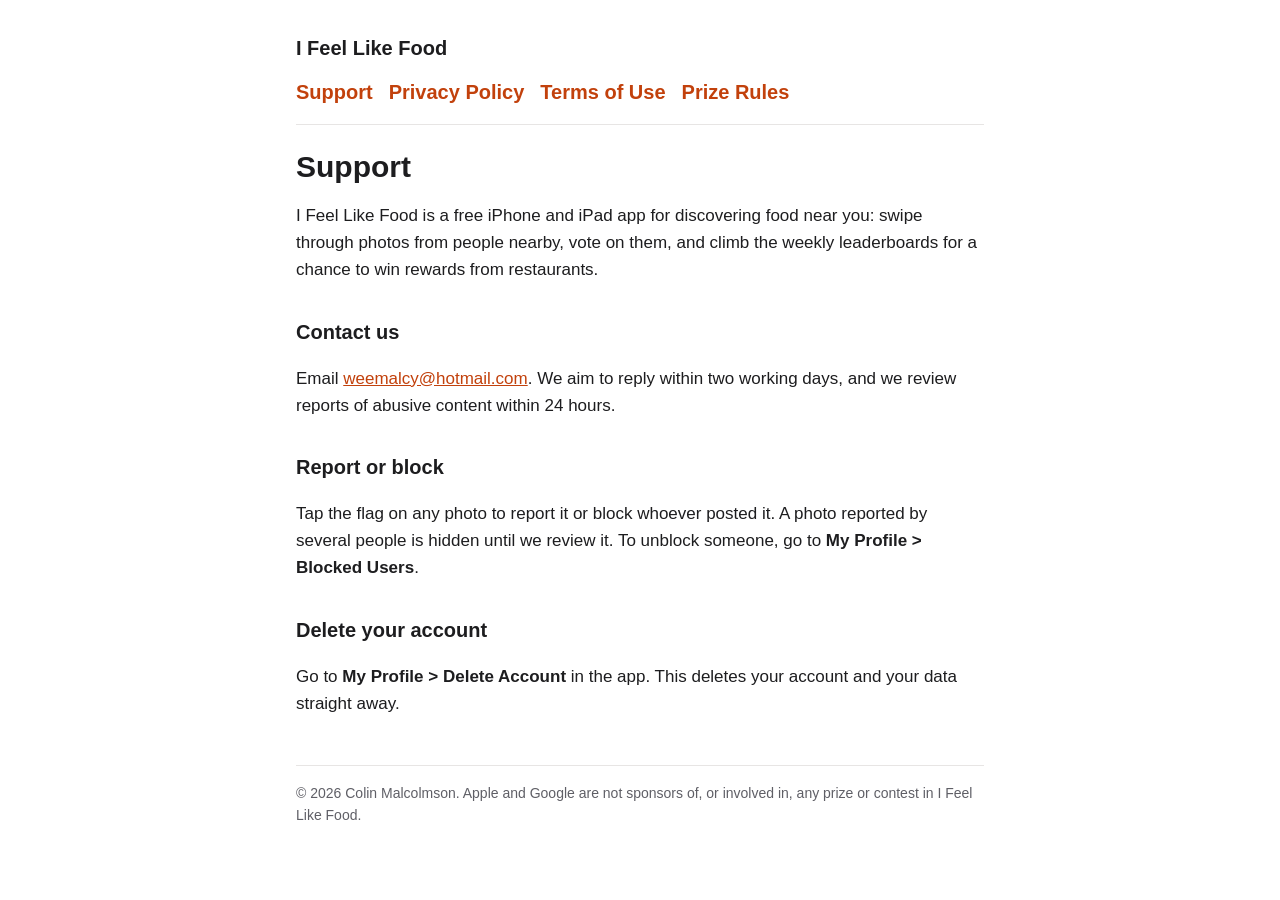
<file: index.html>
<!doctype html>
<html lang="en-GB">
<head>
<meta charset="utf-8">
<meta name="viewport" content="width=device-width, initial-scale=1">
<title>Support · I Feel Like Food</title>
<link rel="stylesheet" href="style.css">
</head>
<body>
<main>
<header>
<a href="./">I Feel Like Food</a>
<nav><a href="./">Support</a><a href="privacy.html">Privacy Policy</a><a href="terms.html">Terms of Use</a><a href="rules.html">Prize Rules</a></nav>
</header>
<h1>Support</h1>
<p>I Feel Like Food is a free iPhone and iPad app for discovering food near you: swipe through photos from people nearby, vote on them, and climb the weekly leaderboards for a chance to win rewards from restaurants.</p>
<h2>Contact us</h2>
<p>Email <a href="mailto:weemalcy@hotmail.com">weemalcy@hotmail.com</a>. We aim to reply within two working days, and we review reports of abusive content within 24 hours.</p>
<h2>Report or block</h2>
<p>Tap the flag on any photo to report it or block whoever posted it. A photo reported by several people is hidden until we review it. To unblock someone, go to <strong>My Profile &gt; Blocked Users</strong>.</p>
<h2>Delete your account</h2>
<p>Go to <strong>My Profile &gt; Delete Account</strong> in the app. This deletes your account and your data straight away.</p>
<footer>© 2026 Colin Malcolmson. Apple and Google are not sponsors of, or involved in, any prize or contest in I Feel Like Food.</footer>
</main>
</body>
</html>
</file>
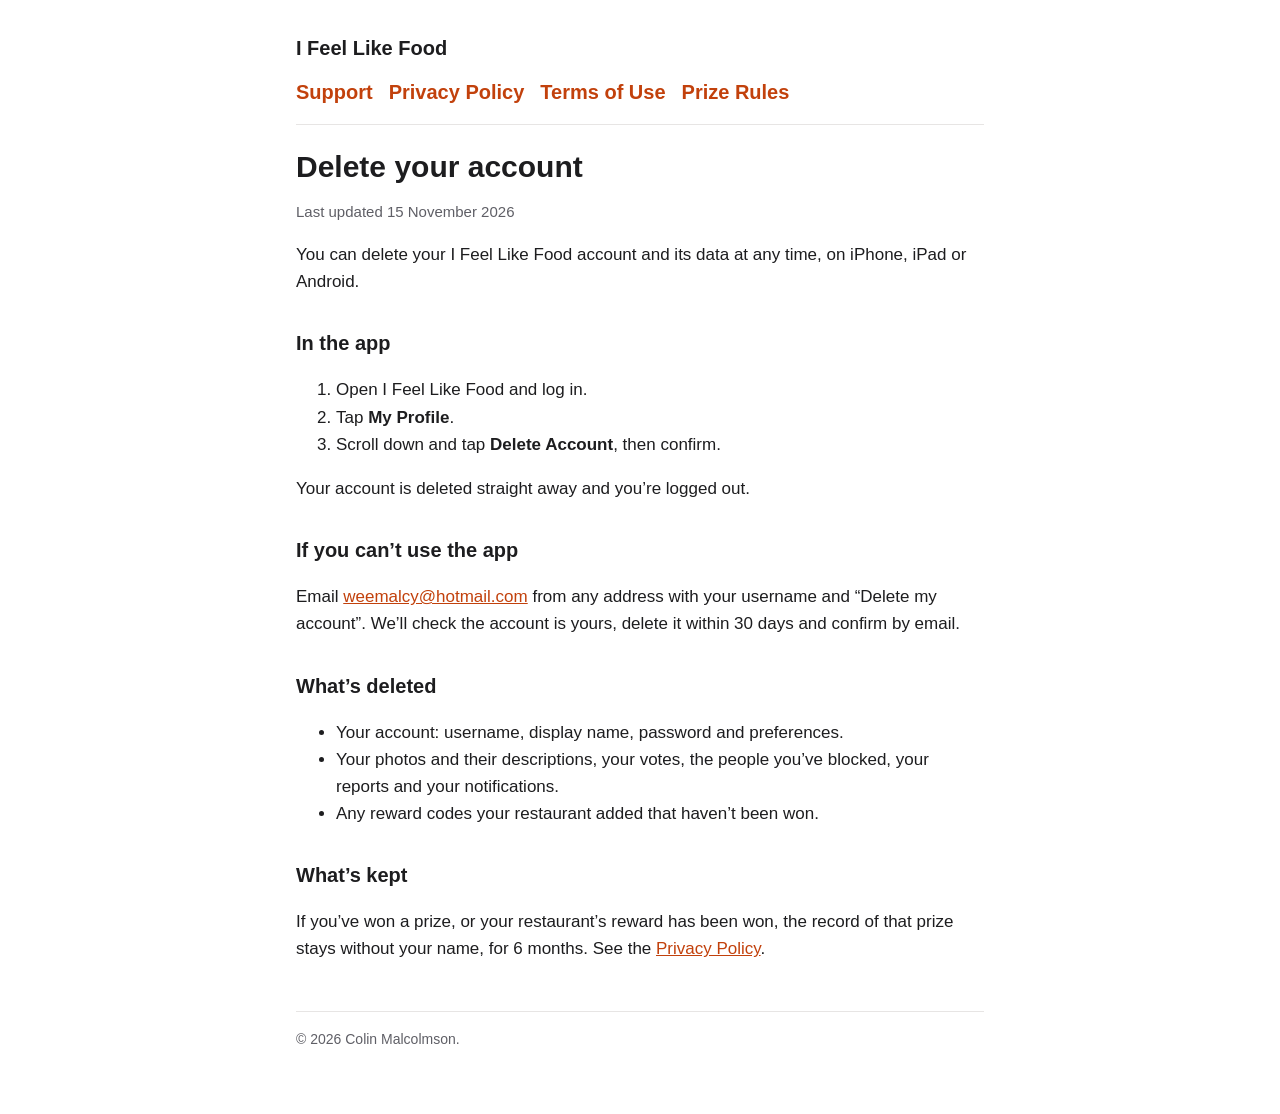
<file: delete-account.html>
<!doctype html>
<html lang="en-GB">
<head>
<meta charset="utf-8">
<meta name="viewport" content="width=device-width, initial-scale=1">
<title>Delete Your Account · I Feel Like Food</title>
<link rel="stylesheet" href="style.css">
</head>
<body>
<main>
<header>
<a href="./">I Feel Like Food</a>
<nav><a href="./">Support</a><a href="privacy.html">Privacy Policy</a><a href="terms.html">Terms of Use</a><a href="rules.html">Prize Rules</a></nav>
</header>
<h1>Delete your account</h1>
<p class="updated">Last updated 15 November 2026</p>
<p>You can delete your I Feel Like Food account and its data at any time, on iPhone, iPad or Android.</p>
<h2>In the app</h2>
<ol>
<li>Open I Feel Like Food and log in.</li>
<li>Tap <strong>My Profile</strong>.</li>
<li>Scroll down and tap <strong>Delete Account</strong>, then confirm.</li>
</ol>
<p>Your account is deleted straight away and you&rsquo;re logged out.</p>
<h2>If you can&rsquo;t use the app</h2>
<p>Email <a href="mailto:weemalcy@hotmail.com">weemalcy@hotmail.com</a> from any address with your username and &ldquo;Delete my account&rdquo;. We&rsquo;ll check the account is yours, delete it within 30 days and confirm by email.</p>
<h2>What&rsquo;s deleted</h2>
<ul>
<li>Your account: username, display name, password and preferences.</li>
<li>Your photos and their descriptions, your votes, the people you&rsquo;ve blocked, your reports and your notifications.</li>
<li>Any reward codes your restaurant added that haven&rsquo;t been won.</li>
</ul>
<h2>What&rsquo;s kept</h2>
<p>If you&rsquo;ve won a prize, or your restaurant&rsquo;s reward has been won, the record of that prize stays without your name, for 6 months. See the <a href="privacy.html">Privacy Policy</a>.</p>
<footer>© 2026 Colin Malcolmson.</footer>
</main>
</body>
</html>
</file>
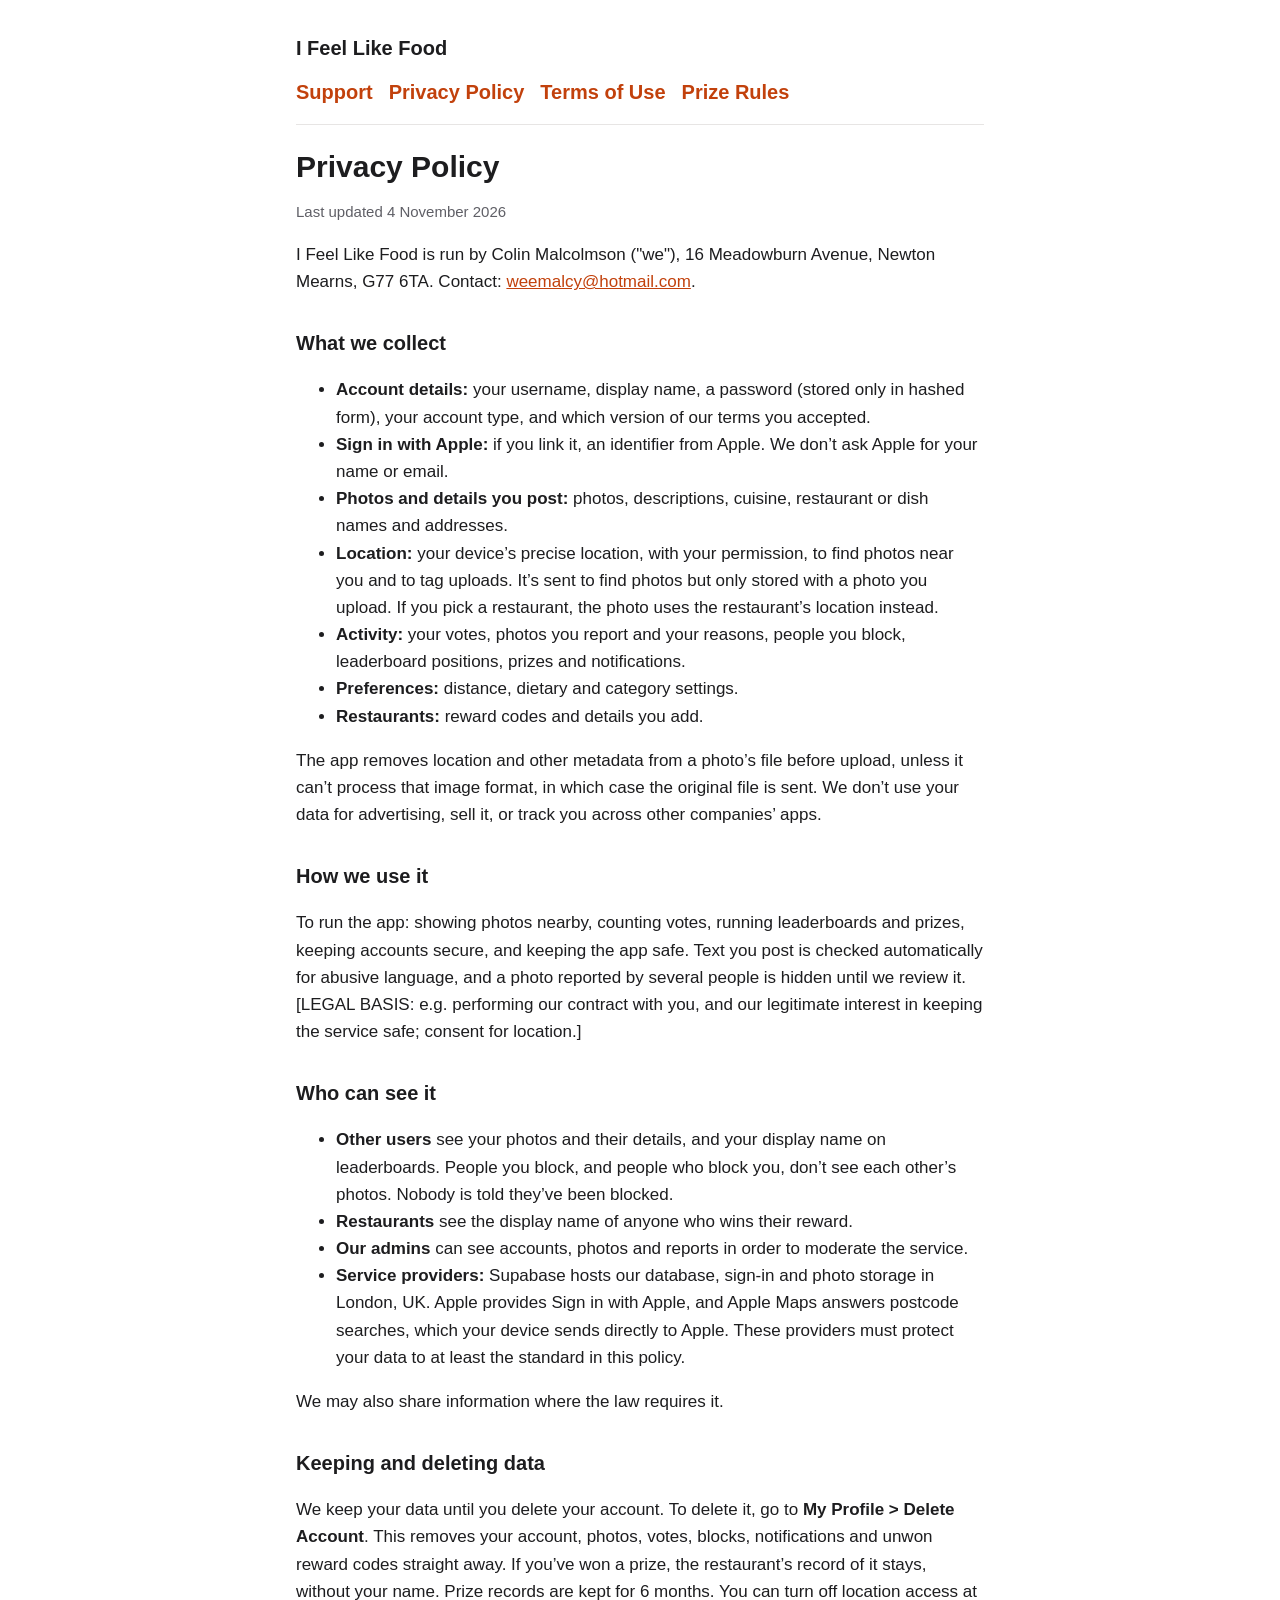
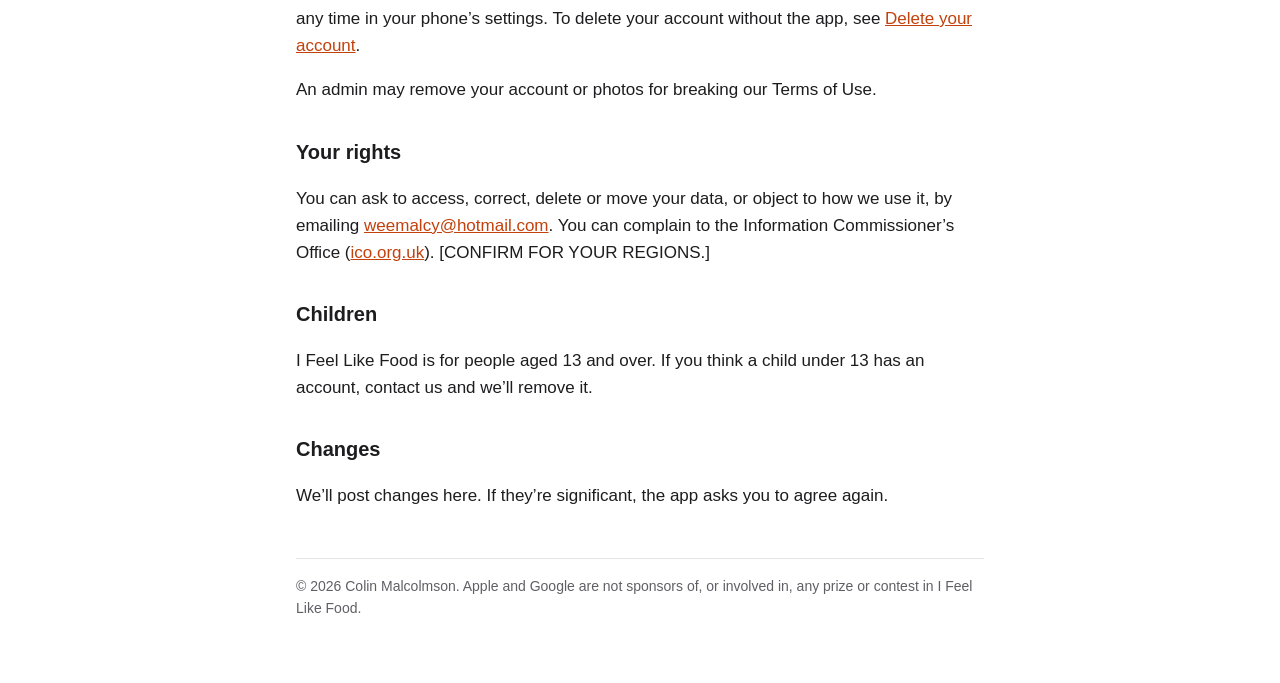
<file: privacy.html>
<!doctype html>
<html lang="en-GB">
<head>
<meta charset="utf-8">
<meta name="viewport" content="width=device-width, initial-scale=1">
<title>Privacy Policy · I Feel Like Food</title>
<link rel="stylesheet" href="style.css">
</head>
<body>
<main>
<header>
<a href="./">I Feel Like Food</a>
<nav><a href="./">Support</a><a href="privacy.html">Privacy Policy</a><a href="terms.html">Terms of Use</a><a href="rules.html">Prize Rules</a></nav>
</header>
<h1>Privacy Policy</h1>
<p class="updated">Last updated 4 November 2026</p>
<p>I Feel Like Food is run by Colin Malcolmson ("we"), 16 Meadowburn Avenue, Newton Mearns, G77 6TA. Contact: <a href="mailto:weemalcy@hotmail.com">weemalcy@hotmail.com</a>.</p>
<h2>What we collect</h2>
<ul>
<li><strong>Account details:</strong> your username, display name, a password (stored only in hashed form), your account type, and which version of our terms you accepted.</li>
<li><strong>Sign in with Apple:</strong> if you link it, an identifier from Apple. We don&rsquo;t ask Apple for your name or email.</li>
<li><strong>Photos and details you post:</strong> photos, descriptions, cuisine, restaurant or dish names and addresses.</li>
<li><strong>Location:</strong> your device&rsquo;s precise location, with your permission, to find photos near you and to tag uploads. It&rsquo;s sent to find photos but only stored with a photo you upload. If you pick a restaurant, the photo uses the restaurant&rsquo;s location instead.</li>
<li><strong>Activity:</strong> your votes, photos you report and your reasons, people you block, leaderboard positions, prizes and notifications.</li>
<li><strong>Preferences:</strong> distance, dietary and category settings.</li>
<li><strong>Restaurants:</strong> reward codes and details you add.</li>
</ul>
<p>The app removes location and other metadata from a photo&rsquo;s file before upload, unless it can&rsquo;t process that image format, in which case the original file is sent. We don&rsquo;t use your data for advertising, sell it, or track you across other companies&rsquo; apps.</p>
<h2>How we use it</h2>
<p>To run the app: showing photos nearby, counting votes, running leaderboards and prizes, keeping accounts secure, and keeping the app safe. Text you post is checked automatically for abusive language, and a photo reported by several people is hidden until we review it. [LEGAL BASIS: e.g. performing our contract with you, and our legitimate interest in keeping the service safe; consent for location.]</p>
<h2>Who can see it</h2>
<ul>
<li><strong>Other users</strong> see your photos and their details, and your display name on leaderboards. People you block, and people who block you, don&rsquo;t see each other&rsquo;s photos. Nobody is told they&rsquo;ve been blocked.</li>
<li><strong>Restaurants</strong> see the display name of anyone who wins their reward.</li>
<li><strong>Our admins</strong> can see accounts, photos and reports in order to moderate the service.</li>
<li><strong>Service providers:</strong> Supabase hosts our database, sign-in and photo storage in London, UK. Apple provides Sign in with Apple, and Apple Maps answers postcode searches, which your device sends directly to Apple. These providers must protect your data to at least the standard in this policy.</li>
</ul>
<p>We may also share information where the law requires it.</p>
<h2>Keeping and deleting data</h2>
<p>We keep your data until you delete your account. To delete it, go to <strong>My Profile &gt; Delete Account</strong>. This removes your account, photos, votes, blocks, notifications and unwon reward codes straight away. If you&rsquo;ve won a prize, the restaurant&rsquo;s record of it stays, without your name. Prize records are kept for 6 months. You can turn off location access at any time in your phone&rsquo;s settings. To delete your account without the app, see <a href="delete-account.html">Delete your account</a>.</p>
<p>An admin may remove your account or photos for breaking our Terms of Use.</p>
<h2>Your rights</h2>
<p>You can ask to access, correct, delete or move your data, or object to how we use it, by emailing <a href="mailto:weemalcy@hotmail.com">weemalcy@hotmail.com</a>. You can complain to the Information Commissioner&rsquo;s Office (<a href="https://ico.org.uk">ico.org.uk</a>). [CONFIRM FOR YOUR REGIONS.]</p>
<h2>Children</h2>
<p>I Feel Like Food is for people aged 13 and over. If you think a child under 13 has an account, contact us and we&rsquo;ll remove it.</p>
<h2>Changes</h2>
<p>We&rsquo;ll post changes here. If they&rsquo;re significant, the app asks you to agree again.</p>
<footer>© 2026 Colin Malcolmson. Apple and Google are not sponsors of, or involved in, any prize or contest in I Feel Like Food.</footer>
</main>
</body>
</html>
</file>
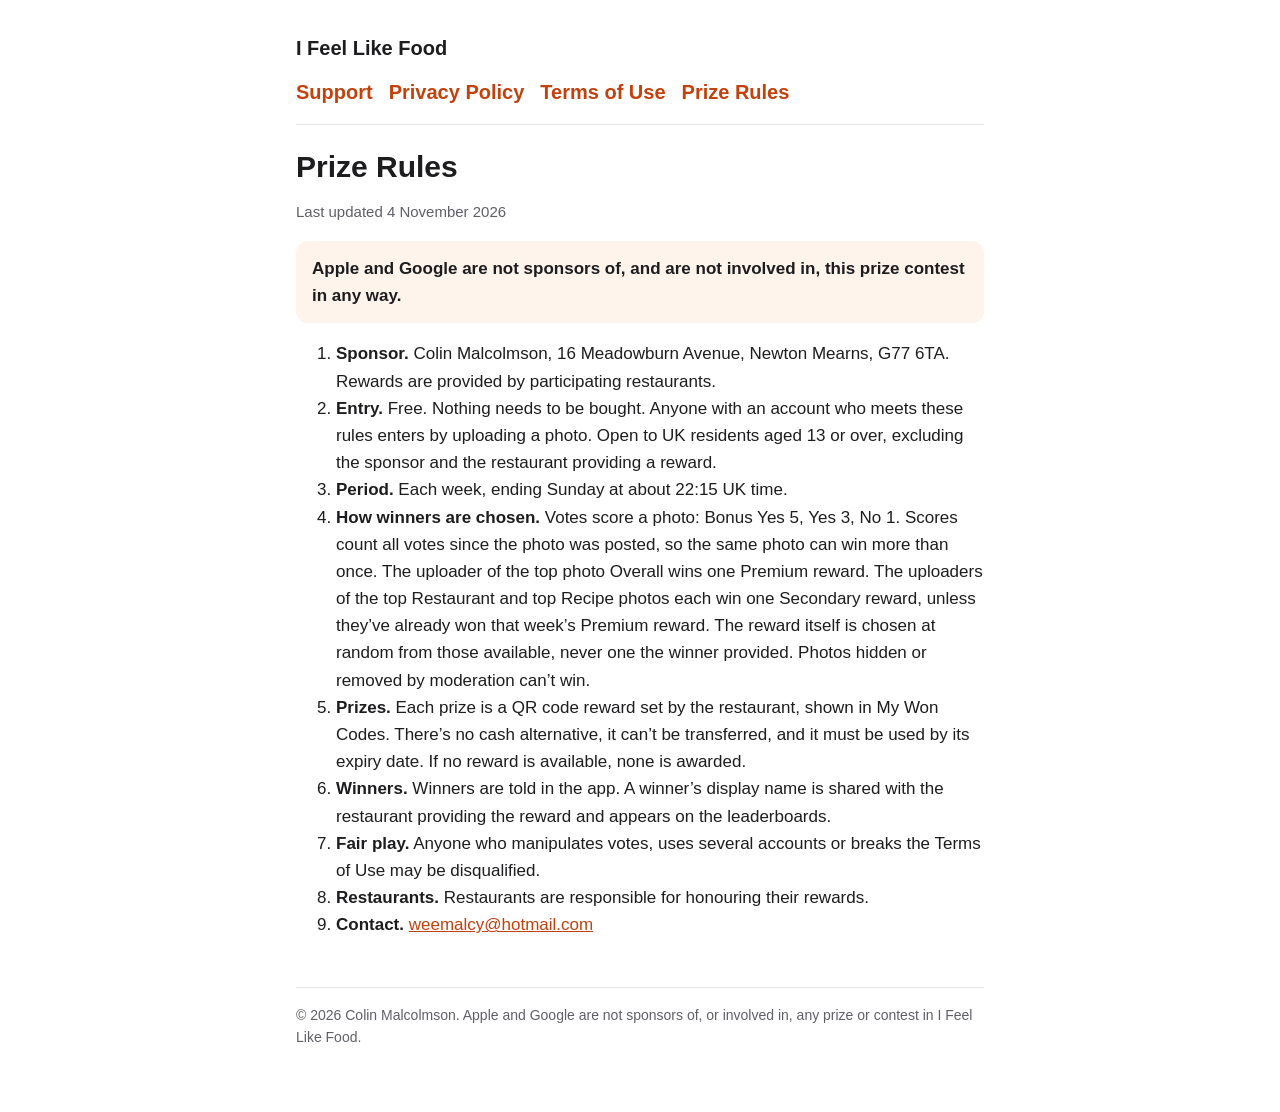
<file: rules.html>
<!doctype html>
<html lang="en-GB">
<head>
<meta charset="utf-8">
<meta name="viewport" content="width=device-width, initial-scale=1">
<title>Prize Rules · I Feel Like Food</title>
<link rel="stylesheet" href="style.css">
</head>
<body>
<main>
<header>
<a href="./">I Feel Like Food</a>
<nav><a href="./">Support</a><a href="privacy.html">Privacy Policy</a><a href="terms.html">Terms of Use</a><a href="rules.html">Prize Rules</a></nav>
</header>
<h1>Prize Rules</h1>
<p class="updated">Last updated 4 November 2026</p>
<p class="notice">Apple and Google are not sponsors of, and are not involved in, this prize contest in any way.</p>
<ol>
<li><strong>Sponsor.</strong> Colin Malcolmson, 16 Meadowburn Avenue, Newton Mearns, G77 6TA. Rewards are provided by participating restaurants.</li>
<li><strong>Entry.</strong> Free. Nothing needs to be bought. Anyone with an account who meets these rules enters by uploading a photo. Open to UK residents aged 13 or over, excluding the sponsor and the restaurant providing a reward.</li>
<li><strong>Period.</strong> Each week, ending Sunday at about 22:15 UK time.</li>
<li><strong>How winners are chosen.</strong> Votes score a photo: Bonus Yes 5, Yes 3, No 1. Scores count all votes since the photo was posted, so the same photo can win more than once. The uploader of the top photo Overall wins one Premium reward. The uploaders of the top Restaurant and top Recipe photos each win one Secondary reward, unless they&rsquo;ve already won that week&rsquo;s Premium reward. The reward itself is chosen at random from those available, never one the winner provided. Photos hidden or removed by moderation can&rsquo;t win.</li>
<li><strong>Prizes.</strong> Each prize is a QR code reward set by the restaurant, shown in My Won Codes. There&rsquo;s no cash alternative, it can&rsquo;t be transferred, and it must be used by its expiry date. If no reward is available, none is awarded.</li>
<li><strong>Winners.</strong> Winners are told in the app. A winner&rsquo;s display name is shared with the restaurant providing the reward and appears on the leaderboards.</li>
<li><strong>Fair play.</strong> Anyone who manipulates votes, uses several accounts or breaks the Terms of Use may be disqualified.</li>
<li><strong>Restaurants.</strong> Restaurants are responsible for honouring their rewards.</li>
<li><strong>Contact.</strong> <a href="mailto:weemalcy@hotmail.com">weemalcy@hotmail.com</a></li>
</ol>
<footer>© 2026 Colin Malcolmson. Apple and Google are not sponsors of, or involved in, any prize or contest in I Feel Like Food.</footer>
</main>
</body>
</html>
</file>
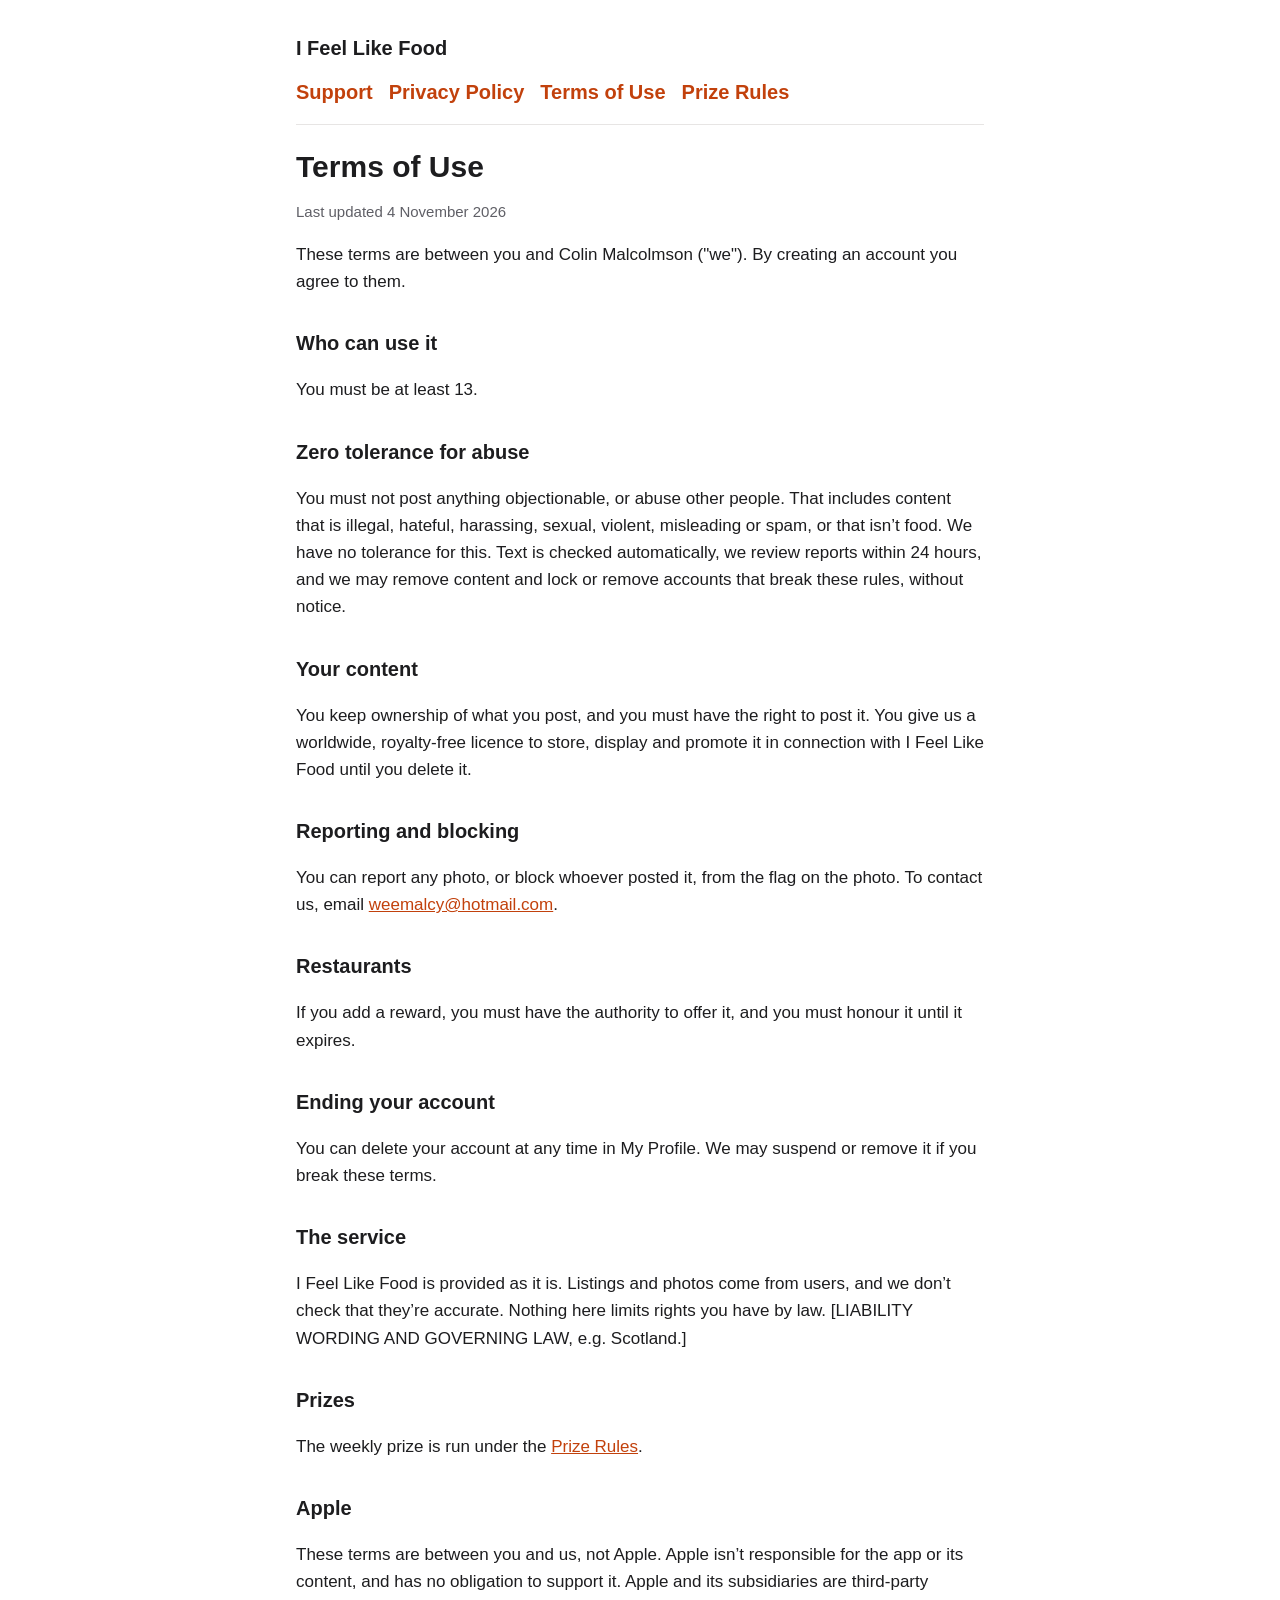
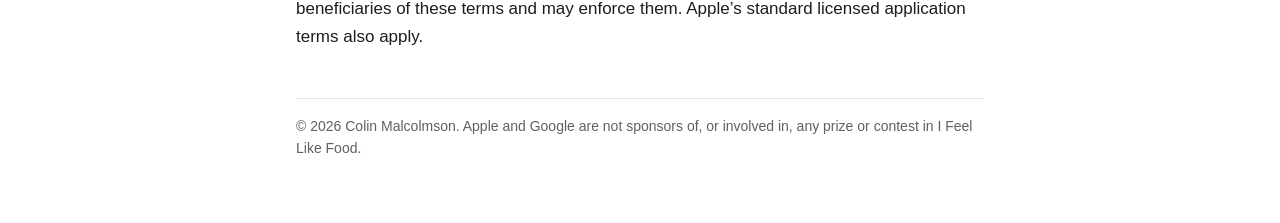
<file: terms.html>
<!doctype html>
<html lang="en-GB">
<head>
<meta charset="utf-8">
<meta name="viewport" content="width=device-width, initial-scale=1">
<title>Terms of Use · I Feel Like Food</title>
<link rel="stylesheet" href="style.css">
</head>
<body>
<main>
<header>
<a href="./">I Feel Like Food</a>
<nav><a href="./">Support</a><a href="privacy.html">Privacy Policy</a><a href="terms.html">Terms of Use</a><a href="rules.html">Prize Rules</a></nav>
</header>
<h1>Terms of Use</h1>
<p class="updated">Last updated 4 November 2026</p>
<p>These terms are between you and Colin Malcolmson ("we"). By creating an account you agree to them.</p>
<h2>Who can use it</h2>
<p>You must be at least 13.</p>
<h2>Zero tolerance for abuse</h2>
<p>You must not post anything objectionable, or abuse other people. That includes content that is illegal, hateful, harassing, sexual, violent, misleading or spam, or that isn&rsquo;t food. We have no tolerance for this. Text is checked automatically, we review reports within 24 hours, and we may remove content and lock or remove accounts that break these rules, without notice.</p>
<h2>Your content</h2>
<p>You keep ownership of what you post, and you must have the right to post it. You give us a worldwide, royalty-free licence to store, display and promote it in connection with I Feel Like Food until you delete it.</p>
<h2>Reporting and blocking</h2>
<p>You can report any photo, or block whoever posted it, from the flag on the photo. To contact us, email <a href="mailto:weemalcy@hotmail.com">weemalcy@hotmail.com</a>.</p>
<h2>Restaurants</h2>
<p>If you add a reward, you must have the authority to offer it, and you must honour it until it expires.</p>
<h2>Ending your account</h2>
<p>You can delete your account at any time in My Profile. We may suspend or remove it if you break these terms.</p>
<h2>The service</h2>
<p>I Feel Like Food is provided as it is. Listings and photos come from users, and we don&rsquo;t check that they&rsquo;re accurate. Nothing here limits rights you have by law. [LIABILITY WORDING AND GOVERNING LAW, e.g. Scotland.]</p>
<h2>Prizes</h2>
<p>The weekly prize is run under the <a href="rules.html">Prize Rules</a>.</p>
<h2>Apple</h2>
<p>These terms are between you and us, not Apple. Apple isn&rsquo;t responsible for the app or its content, and has no obligation to support it. Apple and its subsidiaries are third-party beneficiaries of these terms and may enforce them. Apple&rsquo;s standard licensed application terms also apply.</p>
<footer>© 2026 Colin Malcolmson. Apple and Google are not sponsors of, or involved in, any prize or contest in I Feel Like Food.</footer>
</main>
</body>
</html>
</file>
<file: style.css>
:root { --text: #1d1d1f; --muted: #5f5f66; --accent: #c2410c; --bg: #ffffff; --panel: #fff4ec; --line: #e7e5e4; }
@media (prefers-color-scheme: dark) {
  :root { --text: #f5f5f7; --muted: #a1a1aa; --accent: #fb923c; --bg: #111113; --panel: #26201c; --line: #2e2e33; }
}
* { box-sizing: border-box; }
body { margin: 0; background: var(--bg); color: var(--text); font: 17px/1.6 -apple-system, BlinkMacSystemFont, "Segoe UI", Roboto, sans-serif; }
main { max-width: 720px; margin: 0 auto; padding: 32px 16px 64px; }
header { border-bottom: 1px solid var(--line); margin-bottom: 24px; }
header a { color: var(--text); text-decoration: none; font-weight: 700; font-size: 20px; }
nav { display: flex; flex-wrap: wrap; gap: 16px; padding: 12px 0 16px; font-size: 15px; }
nav a, a { color: var(--accent); }
h1 { font-size: 30px; line-height: 1.2; margin: 8px 0; }
h2 { font-size: 20px; margin-top: 32px; }
.updated { color: var(--muted); font-size: 15px; }
.notice { background: var(--panel); border-radius: 12px; padding: 14px 16px; font-weight: 600; }
footer { margin-top: 48px; padding-top: 16px; border-top: 1px solid var(--line); color: var(--muted); font-size: 14px; }
</file>
